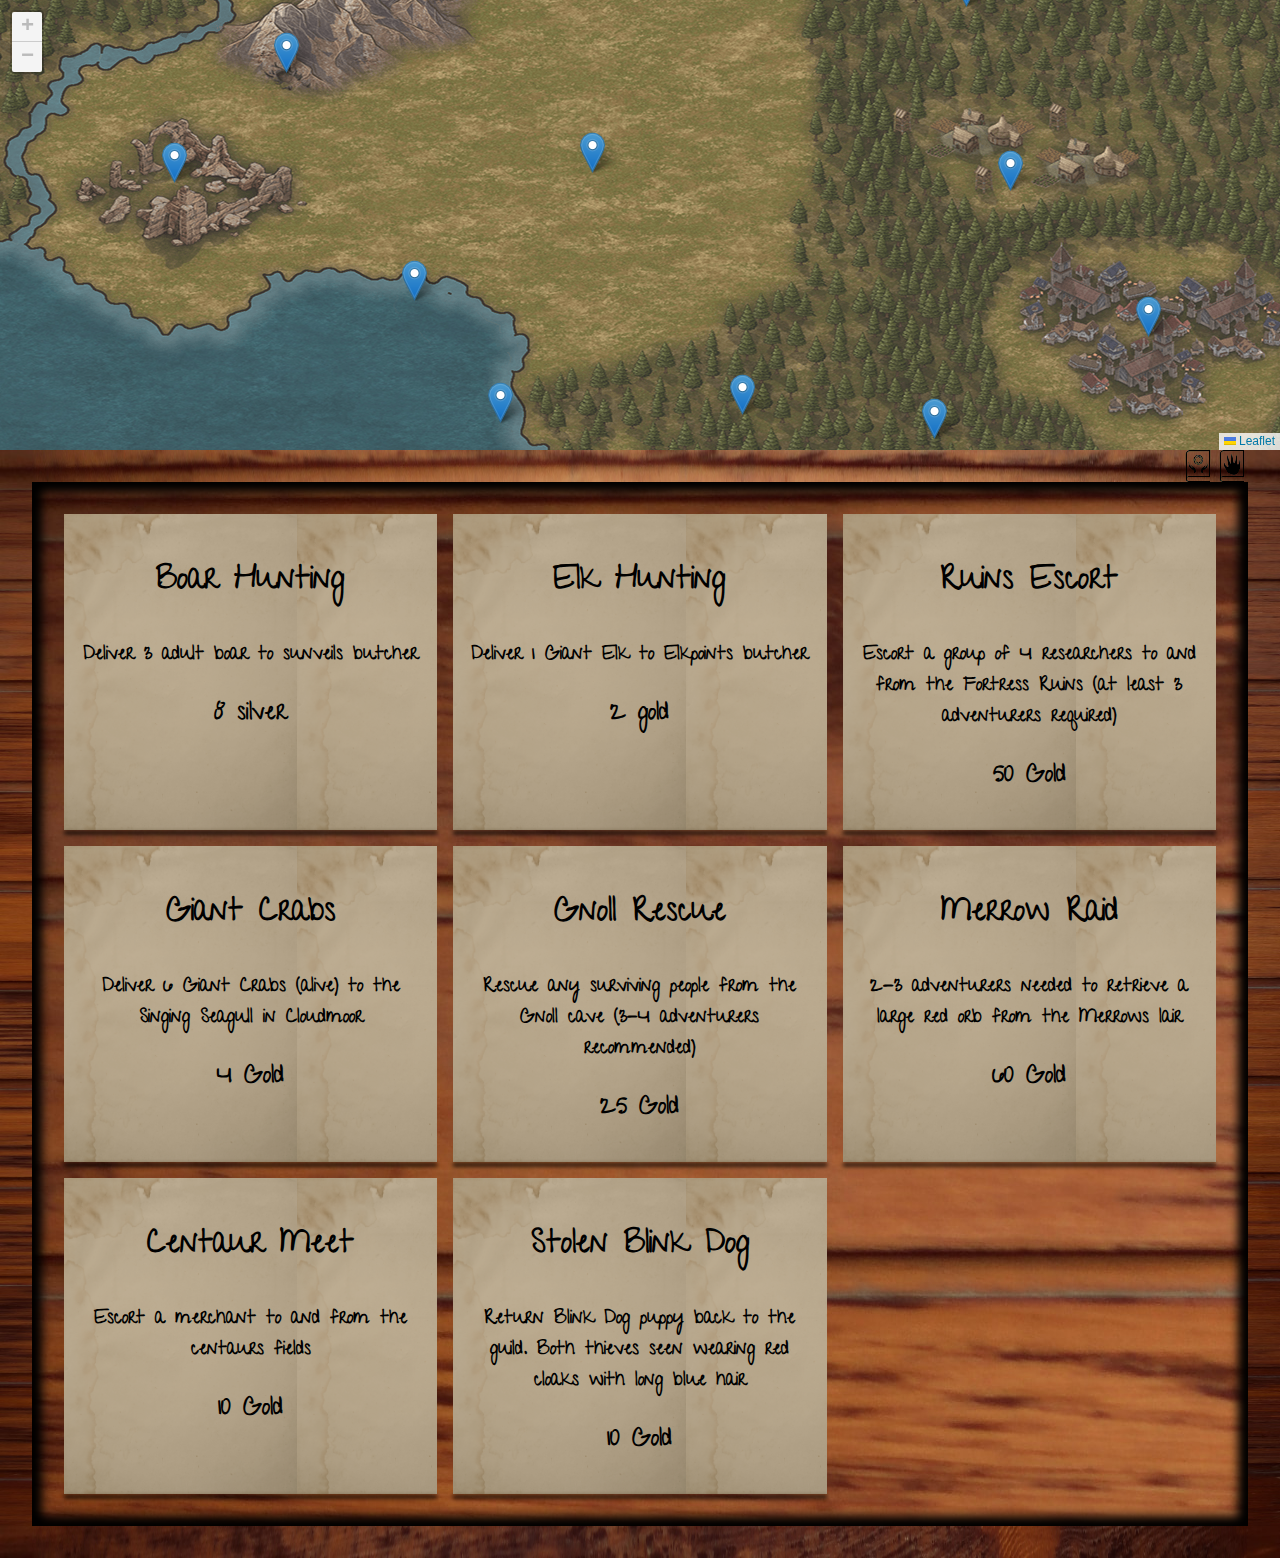
<file: index.html>
<!DOCTYPE html>
<html>
  <head>
    <title>Sunveil Guild</title>
    <meta name="viewport" content="width=device-width, initial-scale=1.0">
    <link rel="stylesheet" href="leaflet/leaflet.css">
    <link rel="stylesheet" href="assets/css/style.css">
    <link rel="preconnect" href="https://fonts.googleapis.com">
    <link rel="preconnect" href="https://fonts.gstatic.com" crossorigin>
    <link href="https://fonts.googleapis.com/css2?family=Caveat&family=Give+You+Glory&family=The+Girl+Next+Door&display=swap" rel="stylesheet">
    <script src="leaflet/leaflet.js"></script>
    <script  defer src="assets/js/questitem.js"></script>
    
  </head>
  
  <body>
    <iframe src="map.html" class="map-frame"></iframe>

    <div id="quest-board" class="quest-board">
      <div class="book-wrapper">
        <div class="spellbook open-spellbook">
          <img src="spellbook.svg" class="book-logo">
        </div>
        
        <div class="monsterbook open-monsterbook">
          <img src="monsterbook.svg" class="book-logo">
        </div>
      </div>
      
      <dialog class="modal book-cover" id="spellbook-modal">
        <!-- <p>spell</p> -->
        <div class="book-page" id="spellbook-page">
          <div class="page-numbers" id="spell-page-numbers"></div>
          <img src="spellbook.svg" class="close-spellbook">
        </div>
      </dialog>

      <dialog class="modal book-cover" id="monsterbook-modal">
        <!-- <p>monster</p> -->
        <div class="book-page" id="monsterbook-page">
          <div class="page-numbers" id="monster-page-numbers"></div>
          <img src="monsterbook.svg" class="close-monsterbook">
        <div>
      </dialog>
    </div>

    <script  type="text/javascript" src="assets/js/questboard.js"></script>
    <script  src="assets/js/books.js"></script>
  </body>
</html>
</file>
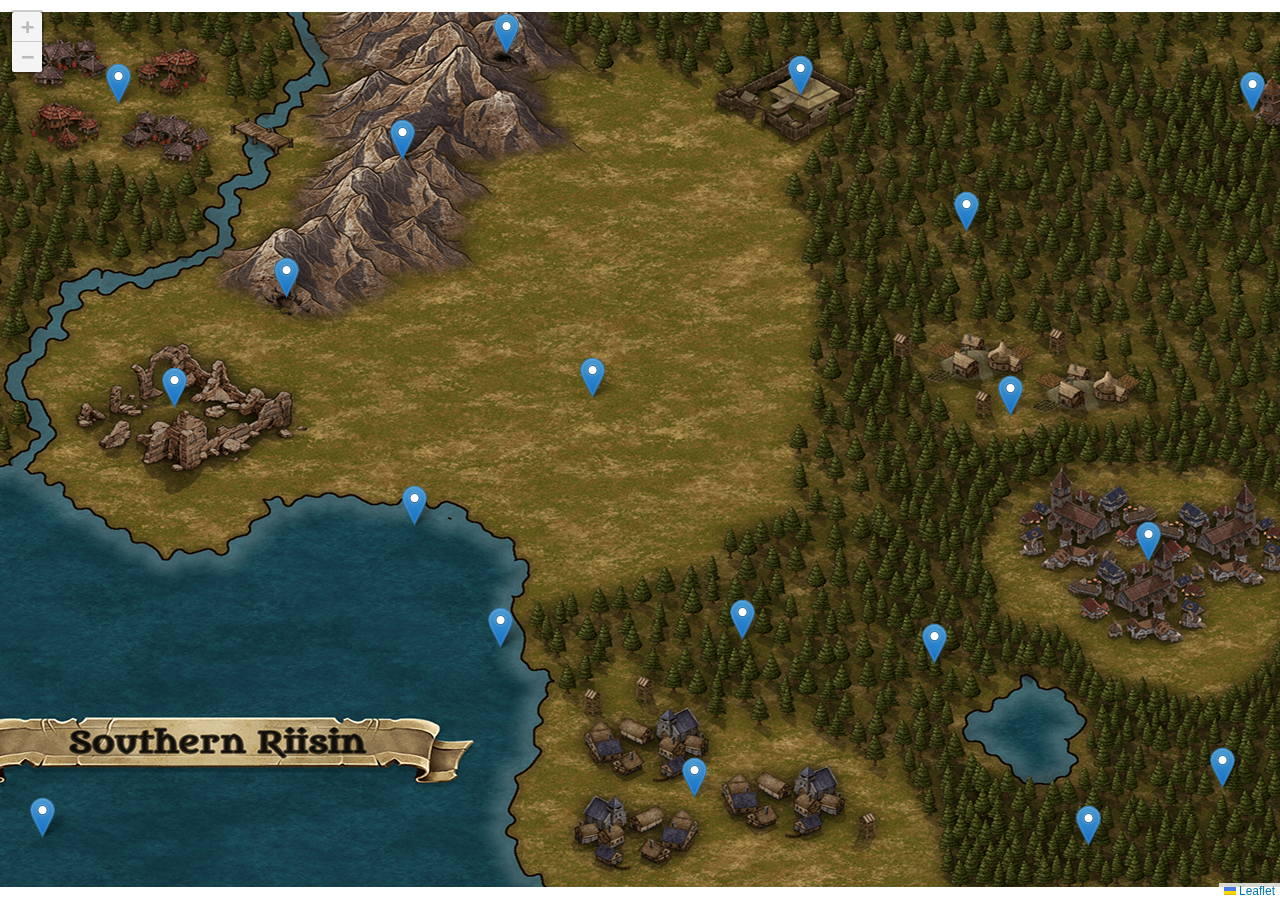
<file: map.html>
<!DOCTYPE html>
<html>
  <head>
    <title>DnD World Map</title>
    <meta name="viewport" content="width=device-width, initial-scale=1.0">
    <link rel="stylesheet" href="leaflet/leaflet.css">
    <link rel="stylesheet" href="assets/css/style.css">
    <script src="leaflet/leaflet.js"></script>
  </head>
  
  <body>
    <div id="map" class="map"></div>
    <script  type="text/javascript" src="assets/js/map.js"></script>
  </body>
  <footer></footer>
</html>
</file>
<file: leaflet/leaflet.css>
/* required styles */

.leaflet-pane,
.leaflet-tile,
.leaflet-marker-icon,
.leaflet-marker-shadow,
.leaflet-tile-container,
.leaflet-pane > svg,
.leaflet-pane > canvas,
.leaflet-zoom-box,
.leaflet-image-layer,
.leaflet-layer {
	position: absolute;
	left: 0;
	top: 0;
	}
.leaflet-container {
	overflow: hidden;
	}
.leaflet-tile,
.leaflet-marker-icon,
.leaflet-marker-shadow {
	-webkit-user-select: none;
	   -moz-user-select: none;
	        user-select: none;
	  -webkit-user-drag: none;
	}
/* Prevents IE11 from highlighting tiles in blue */
.leaflet-tile::selection {
	background: transparent;
}
/* Safari renders non-retina tile on retina better with this, but Chrome is worse */
.leaflet-safari .leaflet-tile {
	image-rendering: -webkit-optimize-contrast;
	}
/* hack that prevents hw layers "stretching" when loading new tiles */
.leaflet-safari .leaflet-tile-container {
	width: 1600px;
	height: 1600px;
	-webkit-transform-origin: 0 0;
	}
.leaflet-marker-icon,
.leaflet-marker-shadow {
	display: block;
	}
/* .leaflet-container svg: reset svg max-width decleration shipped in Joomla! (joomla.org) 3.x */
/* .leaflet-container img: map is broken in FF if you have max-width: 100% on tiles */
.leaflet-container .leaflet-overlay-pane svg {
	max-width: none !important;
	max-height: none !important;
	}
.leaflet-container .leaflet-marker-pane img,
.leaflet-container .leaflet-shadow-pane img,
.leaflet-container .leaflet-tile-pane img,
.leaflet-container img.leaflet-image-layer,
.leaflet-container .leaflet-tile {
	max-width: none !important;
	max-height: none !important;
	width: auto;
	padding: 0;
	}

.leaflet-container.leaflet-touch-zoom {
	-ms-touch-action: pan-x pan-y;
	touch-action: pan-x pan-y;
	}
.leaflet-container.leaflet-touch-drag {
	-ms-touch-action: pinch-zoom;
	/* Fallback for FF which doesn't support pinch-zoom */
	touch-action: none;
	touch-action: pinch-zoom;
}
.leaflet-container.leaflet-touch-drag.leaflet-touch-zoom {
	-ms-touch-action: none;
	touch-action: none;
}
.leaflet-container {
	-webkit-tap-highlight-color: transparent;
}
.leaflet-container a {
	-webkit-tap-highlight-color: rgba(51, 181, 229, 0.4);
}
.leaflet-tile {
	filter: inherit;
	visibility: hidden;
	}
.leaflet-tile-loaded {
	visibility: inherit;
	}
.leaflet-zoom-box {
	width: 0;
	height: 0;
	-moz-box-sizing: border-box;
	     box-sizing: border-box;
	z-index: 800;
	}
/* workaround for https://bugzilla.mozilla.org/show_bug.cgi?id=888319 */
.leaflet-overlay-pane svg {
	-moz-user-select: none;
	}

.leaflet-pane         { z-index: 400; }

.leaflet-tile-pane    { z-index: 200; }
.leaflet-overlay-pane { z-index: 400; }
.leaflet-shadow-pane  { z-index: 500; }
.leaflet-marker-pane  { z-index: 600; }
.leaflet-tooltip-pane   { z-index: 650; }
.leaflet-popup-pane   { z-index: 700; }

.leaflet-map-pane canvas { z-index: 100; }
.leaflet-map-pane svg    { z-index: 200; }

.leaflet-vml-shape {
	width: 1px;
	height: 1px;
	}
.lvml {
	behavior: url(#default#VML);
	display: inline-block;
	position: absolute;
	}


/* control positioning */

.leaflet-control {
	position: relative;
	z-index: 800;
	pointer-events: visiblePainted; /* IE 9-10 doesn't have auto */
	pointer-events: auto;
	}
.leaflet-top,
.leaflet-bottom {
	position: absolute;
	z-index: 1000;
	pointer-events: none;
	}
.leaflet-top {
	top: 0;
	}
.leaflet-right {
	right: 0;
	}
.leaflet-bottom {
	bottom: 0;
	}
.leaflet-left {
	left: 0;
	}
.leaflet-control {
	float: left;
	clear: both;
	}
.leaflet-right .leaflet-control {
	float: right;
	}
.leaflet-top .leaflet-control {
	margin-top: 10px;
	}
.leaflet-bottom .leaflet-control {
	margin-bottom: 10px;
	}
.leaflet-left .leaflet-control {
	margin-left: 10px;
	}
.leaflet-right .leaflet-control {
	margin-right: 10px;
	}


/* zoom and fade animations */

.leaflet-fade-anim .leaflet-popup {
	opacity: 0;
	-webkit-transition: opacity 0.2s linear;
	   -moz-transition: opacity 0.2s linear;
	        transition: opacity 0.2s linear;
	}
.leaflet-fade-anim .leaflet-map-pane .leaflet-popup {
	opacity: 1;
	}
.leaflet-zoom-animated {
	-webkit-transform-origin: 0 0;
	    -ms-transform-origin: 0 0;
	        transform-origin: 0 0;
	}
svg.leaflet-zoom-animated {
	will-change: transform;
}

.leaflet-zoom-anim .leaflet-zoom-animated {
	-webkit-transition: -webkit-transform 0.25s cubic-bezier(0,0,0.25,1);
	   -moz-transition:    -moz-transform 0.25s cubic-bezier(0,0,0.25,1);
	        transition:         transform 0.25s cubic-bezier(0,0,0.25,1);
	}
.leaflet-zoom-anim .leaflet-tile,
.leaflet-pan-anim .leaflet-tile {
	-webkit-transition: none;
	   -moz-transition: none;
	        transition: none;
	}

.leaflet-zoom-anim .leaflet-zoom-hide {
	visibility: hidden;
	}


/* cursors */

.leaflet-interactive {
	cursor: pointer;
	}
.leaflet-grab {
	cursor: -webkit-grab;
	cursor:    -moz-grab;
	cursor:         grab;
	}
.leaflet-crosshair,
.leaflet-crosshair .leaflet-interactive {
	cursor: crosshair;
	}
.leaflet-popup-pane,
.leaflet-control {
	cursor: auto;
	}
.leaflet-dragging .leaflet-grab,
.leaflet-dragging .leaflet-grab .leaflet-interactive,
.leaflet-dragging .leaflet-marker-draggable {
	cursor: move;
	cursor: -webkit-grabbing;
	cursor:    -moz-grabbing;
	cursor:         grabbing;
	}

/* marker & overlays interactivity */
.leaflet-marker-icon,
.leaflet-marker-shadow,
.leaflet-image-layer,
.leaflet-pane > svg path,
.leaflet-tile-container {
	pointer-events: none;
	}

.leaflet-marker-icon.leaflet-interactive,
.leaflet-image-layer.leaflet-interactive,
.leaflet-pane > svg path.leaflet-interactive,
svg.leaflet-image-layer.leaflet-interactive path {
	pointer-events: visiblePainted; /* IE 9-10 doesn't have auto */
	pointer-events: auto;
	}

/* visual tweaks */

.leaflet-container {
	background: #ddd;
	outline-offset: 1px;
	}
.leaflet-container a {
	color: #0078A8;
	}
.leaflet-zoom-box {
	border: 2px dotted #38f;
	background: rgba(255,255,255,0.5);
	}


/* general typography */
.leaflet-container {
	font-family: "Helvetica Neue", Arial, Helvetica, sans-serif;
	font-size: 12px;
	font-size: 0.75rem;
	line-height: 1.5;
	}


/* general toolbar styles */

.leaflet-bar {
	box-shadow: 0 1px 5px rgba(0,0,0,0.65);
	border-radius: 4px;
	}
.leaflet-bar a {
	background-color: #fff;
	border-bottom: 1px solid #ccc;
	width: 26px;
	height: 26px;
	line-height: 26px;
	display: block;
	text-align: center;
	text-decoration: none;
	color: black;
	}
.leaflet-bar a,
.leaflet-control-layers-toggle {
	background-position: 50% 50%;
	background-repeat: no-repeat;
	display: block;
	}
.leaflet-bar a:hover,
.leaflet-bar a:focus {
	background-color: #f4f4f4;
	}
.leaflet-bar a:first-child {
	border-top-left-radius: 4px;
	border-top-right-radius: 4px;
	}
.leaflet-bar a:last-child {
	border-bottom-left-radius: 4px;
	border-bottom-right-radius: 4px;
	border-bottom: none;
	}
.leaflet-bar a.leaflet-disabled {
	cursor: default;
	background-color: #f4f4f4;
	color: #bbb;
	}

.leaflet-touch .leaflet-bar a {
	width: 30px;
	height: 30px;
	line-height: 30px;
	}
.leaflet-touch .leaflet-bar a:first-child {
	border-top-left-radius: 2px;
	border-top-right-radius: 2px;
	}
.leaflet-touch .leaflet-bar a:last-child {
	border-bottom-left-radius: 2px;
	border-bottom-right-radius: 2px;
	}

/* zoom control */

.leaflet-control-zoom-in,
.leaflet-control-zoom-out {
	font: bold 18px 'Lucida Console', Monaco, monospace;
	text-indent: 1px;
	}

.leaflet-touch .leaflet-control-zoom-in, .leaflet-touch .leaflet-control-zoom-out  {
	font-size: 22px;
	}


/* layers control */

.leaflet-control-layers {
	box-shadow: 0 1px 5px rgba(0,0,0,0.4);
	background: #fff;
	border-radius: 5px;
	}
.leaflet-control-layers-toggle {
	background-image: url(images/layers.png);
	width: 36px;
	height: 36px;
	}
.leaflet-retina .leaflet-control-layers-toggle {
	background-image: url(images/layers-2x.png);
	background-size: 26px 26px;
	}
.leaflet-touch .leaflet-control-layers-toggle {
	width: 44px;
	height: 44px;
	}
.leaflet-control-layers .leaflet-control-layers-list,
.leaflet-control-layers-expanded .leaflet-control-layers-toggle {
	display: none;
	}
.leaflet-control-layers-expanded .leaflet-control-layers-list {
	display: block;
	position: relative;
	}
.leaflet-control-layers-expanded {
	padding: 6px 10px 6px 6px;
	color: #333;
	background: #fff;
	}
.leaflet-control-layers-scrollbar {
	overflow-y: scroll;
	overflow-x: hidden;
	padding-right: 5px;
	}
.leaflet-control-layers-selector {
	margin-top: 2px;
	position: relative;
	top: 1px;
	}
.leaflet-control-layers label {
	display: block;
	font-size: 13px;
	font-size: 1.08333em;
	}
.leaflet-control-layers-separator {
	height: 0;
	border-top: 1px solid #ddd;
	margin: 5px -10px 5px -6px;
	}

/* Default icon URLs */
.leaflet-default-icon-path { /* used only in path-guessing heuristic, see L.Icon.Default */
	background-image: url(images/marker-icon.png);
	}


/* attribution and scale controls */

.leaflet-container .leaflet-control-attribution {
	background: #fff;
	background: rgba(255, 255, 255, 0.8);
	margin: 0;
	}
.leaflet-control-attribution,
.leaflet-control-scale-line {
	padding: 0 5px;
	color: #333;
	line-height: 1.4;
	}
.leaflet-control-attribution a {
	text-decoration: none;
	}
.leaflet-control-attribution a:hover,
.leaflet-control-attribution a:focus {
	text-decoration: underline;
	}
.leaflet-attribution-flag {
	display: inline !important;
	vertical-align: baseline !important;
	width: 1em;
	height: 0.6669em;
	}
.leaflet-left .leaflet-control-scale {
	margin-left: 5px;
	}
.leaflet-bottom .leaflet-control-scale {
	margin-bottom: 5px;
	}
.leaflet-control-scale-line {
	border: 2px solid #777;
	border-top: none;
	line-height: 1.1;
	padding: 2px 5px 1px;
	white-space: nowrap;
	-moz-box-sizing: border-box;
	     box-sizing: border-box;
	background: rgba(255, 255, 255, 0.8);
	text-shadow: 1px 1px #fff;
	}
.leaflet-control-scale-line:not(:first-child) {
	border-top: 2px solid #777;
	border-bottom: none;
	margin-top: -2px;
	}
.leaflet-control-scale-line:not(:first-child):not(:last-child) {
	border-bottom: 2px solid #777;
	}

.leaflet-touch .leaflet-control-attribution,
.leaflet-touch .leaflet-control-layers,
.leaflet-touch .leaflet-bar {
	box-shadow: none;
	}
.leaflet-touch .leaflet-control-layers,
.leaflet-touch .leaflet-bar {
	border: 2px solid rgba(0,0,0,0.2);
	background-clip: padding-box;
	}


/* popup */

.leaflet-popup {
	position: absolute;
	text-align: center;
	margin-bottom: 20px;
	}
.leaflet-popup-content-wrapper {
	padding: 1px;
	text-align: left;
	border-radius: 12px;
	}
.leaflet-popup-content {
	margin: 13px 24px 13px 20px;
	line-height: 1.3;
	font-size: 13px;
	font-size: 1.08333em;
	min-height: 1px;
	}
.leaflet-popup-content p {
	margin: 17px 0;
	margin: 1.3em 0;
	}
.leaflet-popup-tip-container {
	width: 40px;
	height: 20px;
	position: absolute;
	left: 50%;
	margin-top: -1px;
	margin-left: -20px;
	overflow: hidden;
	pointer-events: none;
	}
.leaflet-popup-tip {
	width: 17px;
	height: 17px;
	padding: 1px;

	margin: -10px auto 0;
	pointer-events: auto;

	-webkit-transform: rotate(45deg);
	   -moz-transform: rotate(45deg);
	    -ms-transform: rotate(45deg);
	        transform: rotate(45deg);
	}
.leaflet-popup-content-wrapper,
.leaflet-popup-tip {
	background: white;
	color: #333;
	box-shadow: 0 3px 14px rgba(0,0,0,0.4);
	}
.leaflet-container a.leaflet-popup-close-button {
	position: absolute;
	top: 0;
	right: 0;
	border: none;
	text-align: center;
	width: 24px;
	height: 24px;
	font: 16px/24px Tahoma, Verdana, sans-serif;
	color: #757575;
	text-decoration: none;
	background: transparent;
	}
.leaflet-container a.leaflet-popup-close-button:hover,
.leaflet-container a.leaflet-popup-close-button:focus {
	color: #585858;
	}
.leaflet-popup-scrolled {
	overflow: auto;
	}

.leaflet-oldie .leaflet-popup-content-wrapper {
	-ms-zoom: 1;
	}
.leaflet-oldie .leaflet-popup-tip {
	width: 24px;
	margin: 0 auto;

	-ms-filter: "progid:DXImageTransform.Microsoft.Matrix(M11=0.70710678, M12=0.70710678, M21=-0.70710678, M22=0.70710678)";
	filter: progid:DXImageTransform.Microsoft.Matrix(M11=0.70710678, M12=0.70710678, M21=-0.70710678, M22=0.70710678);
	}

.leaflet-oldie .leaflet-control-zoom,
.leaflet-oldie .leaflet-control-layers,
.leaflet-oldie .leaflet-popup-content-wrapper,
.leaflet-oldie .leaflet-popup-tip {
	border: 1px solid #999;
	}


/* div icon */

.leaflet-div-icon {
	background: #fff;
	border: 1px solid #666;
	}


/* Tooltip */
/* Base styles for the element that has a tooltip */
.leaflet-tooltip {
	position: absolute;
	padding: 6px;
	background-color: #fff;
	border: 1px solid #fff;
	border-radius: 3px;
	color: #222;
	white-space: nowrap;
	-webkit-user-select: none;
	-moz-user-select: none;
	-ms-user-select: none;
	user-select: none;
	pointer-events: none;
	box-shadow: 0 1px 3px rgba(0,0,0,0.4);
	}
.leaflet-tooltip.leaflet-interactive {
	cursor: pointer;
	pointer-events: auto;
	}
.leaflet-tooltip-top:before,
.leaflet-tooltip-bottom:before,
.leaflet-tooltip-left:before,
.leaflet-tooltip-right:before {
	position: absolute;
	pointer-events: none;
	border: 6px solid transparent;
	background: transparent;
	content: "";
	}

/* Directions */

.leaflet-tooltip-bottom {
	margin-top: 6px;
}
.leaflet-tooltip-top {
	margin-top: -6px;
}
.leaflet-tooltip-bottom:before,
.leaflet-tooltip-top:before {
	left: 50%;
	margin-left: -6px;
	}
.leaflet-tooltip-top:before {
	bottom: 0;
	margin-bottom: -12px;
	border-top-color: #fff;
	}
.leaflet-tooltip-bottom:before {
	top: 0;
	margin-top: -12px;
	margin-left: -6px;
	border-bottom-color: #fff;
	}
.leaflet-tooltip-left {
	margin-left: -6px;
}
.leaflet-tooltip-right {
	margin-left: 6px;
}
.leaflet-tooltip-left:before,
.leaflet-tooltip-right:before {
	top: 50%;
	margin-top: -6px;
	}
.leaflet-tooltip-left:before {
	right: 0;
	margin-right: -12px;
	border-left-color: #fff;
	}
.leaflet-tooltip-right:before {
	left: 0;
	margin-left: -12px;
	border-right-color: #fff;
	}

/* Printing */
	
@media print {
	/* Prevent printers from removing background-images of controls. */
	.leaflet-control {
		-webkit-print-color-adjust: exact;
		print-color-adjust: exact;
		}
	}
</file>
<file: assets/css/style.css>
*
{
    box-sizing: border-box;
}

body,html
{
    height: 100%;
    margin: 0;
    /* font-family: 'Caveat', cursive; */
    font-family: 'Give You Glory', cursive;
    /* font-family: 'The Girl Next Door', cursive; */
}

.map
{
    width: 100%;
    height: 100%;
}

.map-frame
{
    width:100%;
    height: 50%;
    border: none;
    display: block;
}

.quest-board
{
    display: grid;
    grid-template-columns: repeat(auto-fit, minmax(300px, 1fr));
    grid-auto-rows: 1fr;
    gap: 1rem;
    padding: 2rem;
    position: relative;
    height: fit-content;
    border-width: 2rem;
    border-style: solid;
    box-shadow: 0rem 0rem .629rem .629rem inset black; 
    border-image: url("../images/wood.jpg") 30 30 stretch;
    background-image: url("../images/wood.jpg");
}

@media (width < 600px) {
    .quest-board
    {
        grid-template-columns: repeat(auto-fit, minmax(150px, 1fr));
    }
}

.book-wrapper
{
    display: flex;
    position: absolute;
    top: -32px;
    right: 0;
    gap: .1rem;
}

.book-logo
{
    width:100%;
    height: 100%;
}

.close-spellbook
{
    width:10%;
}

.close-monsterbook
{
    width:10%;
}

.spellbook
{
    height: 2rem;
    width: 2rem;
    background: white;
    isolation: isolate;
    mix-blend-mode: darken;
    /* border: red 2px solid; */
}

.monsterbook
{
    height: 2rem;
    width: 2rem;
    background: white;
    isolation: isolate;
    mix-blend-mode: darken;
    /* border: cyan 2px solid; */
}

.modal
{
    min-width: 50ch;
    max-width: 80ch;
}

.book-page
{
    position: relative;
    background-image: url("../images/stained-paper.jpg");
    background-size: contain;
    border-radius: .313rem;
    text-align: center;
    padding: .629rem;
    line-height: 2rem;
    font-weight: bolder;
}

.book-page p:first-child
{
    font-size: 2rem;
}

.book-page:before 
{
    content: "";
    display: block;
    position: absolute;
    top: 0;
    bottom: 0;
    left: 0;
    right: 0;
    background: rgba(177, 150, 106, 0.6);
    transition: all .3s linear;
    z-index: 1;
}

.book-page > :not(.book-cover)
{
    position: relative;
    z-index: 2;
}

.book-cover
{
    background-image: url("../images/black-leather.jpg");
    background-size: contain;
    border: none;
    border-radius: .1rem;
    text-align: center;
    padding: .629rem;
    scrollbar-color: #aeaeae black;
    scrollbar-width: 0px;
}

.page-numbers
{
    display: flex;
    margin-bottom: .313rem;
    gap: .313rem;
}

.page-numbers button
{
    flex: 1 1 50px;
    min-height: 50px;
    background-color: rgba(0, 0, 0, 0);
    border: none;
    border-radius: .313rem;
}

.page-numbers button:hover
{
    background-color: rgba(137, 110, 66, 0.6);
}

.page-numbers button.active
{
    background-color: rgba(137, 110, 66, 0.6);
}

quest-item p:first-child
{
    font-size: 2rem;
}

quest-item p:last-child
{
    font-size: 1.5rem;
}

quest-item p
{
    position:relative;
    z-index: 2;
}

quest-item 
{
    position:relative; 
   
}

quest-item:before 
{
    content: "";
    display: block;
    position: absolute;
    top: 0;
    bottom: 0;
    left: 0;
    right: 0;
    background: rgba(177, 150, 106, 0.6);
    transition: all .3s linear;
    z-index: 1;
}

quest-item:after 
{
    content: "";
    position: absolute;
    width: 100%;
    height: .2rem;
    bottom: 3px;
    box-shadow: 0 .45rem .25rem 0 black;
}
</file>
